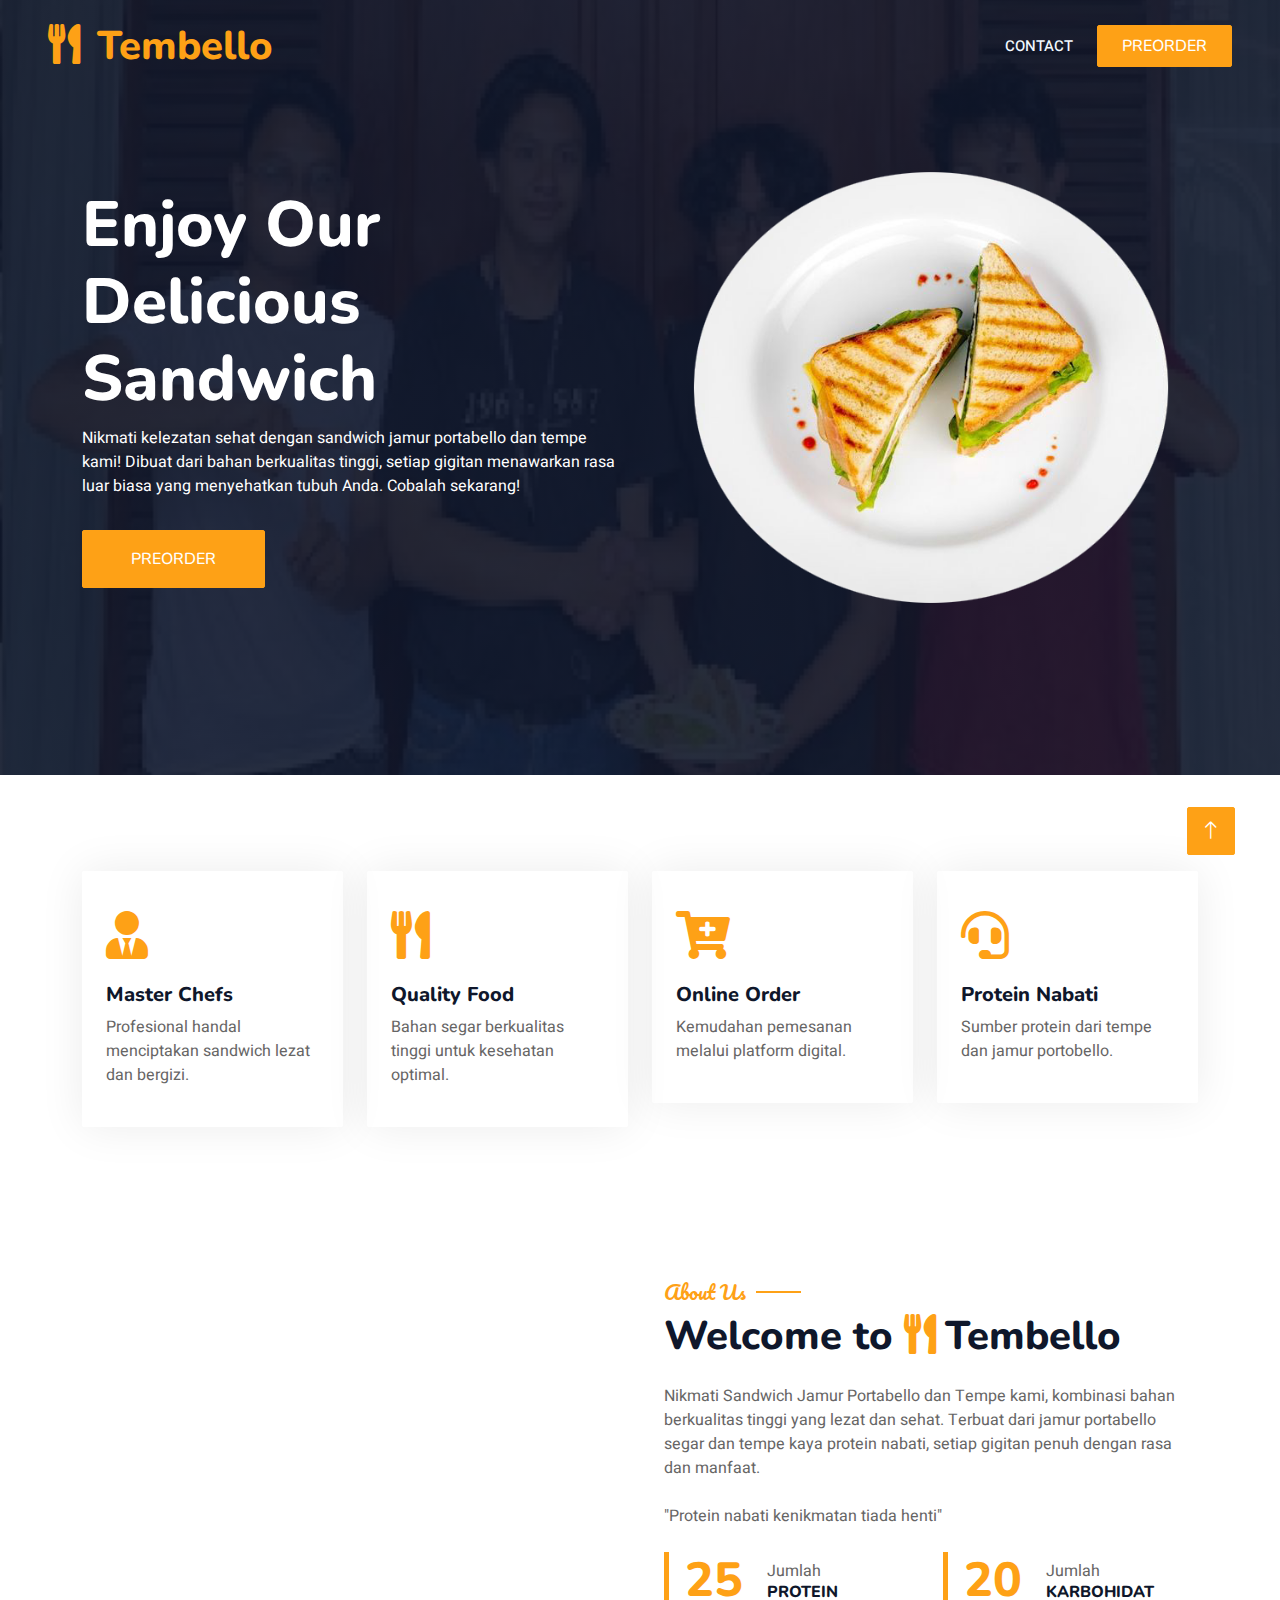
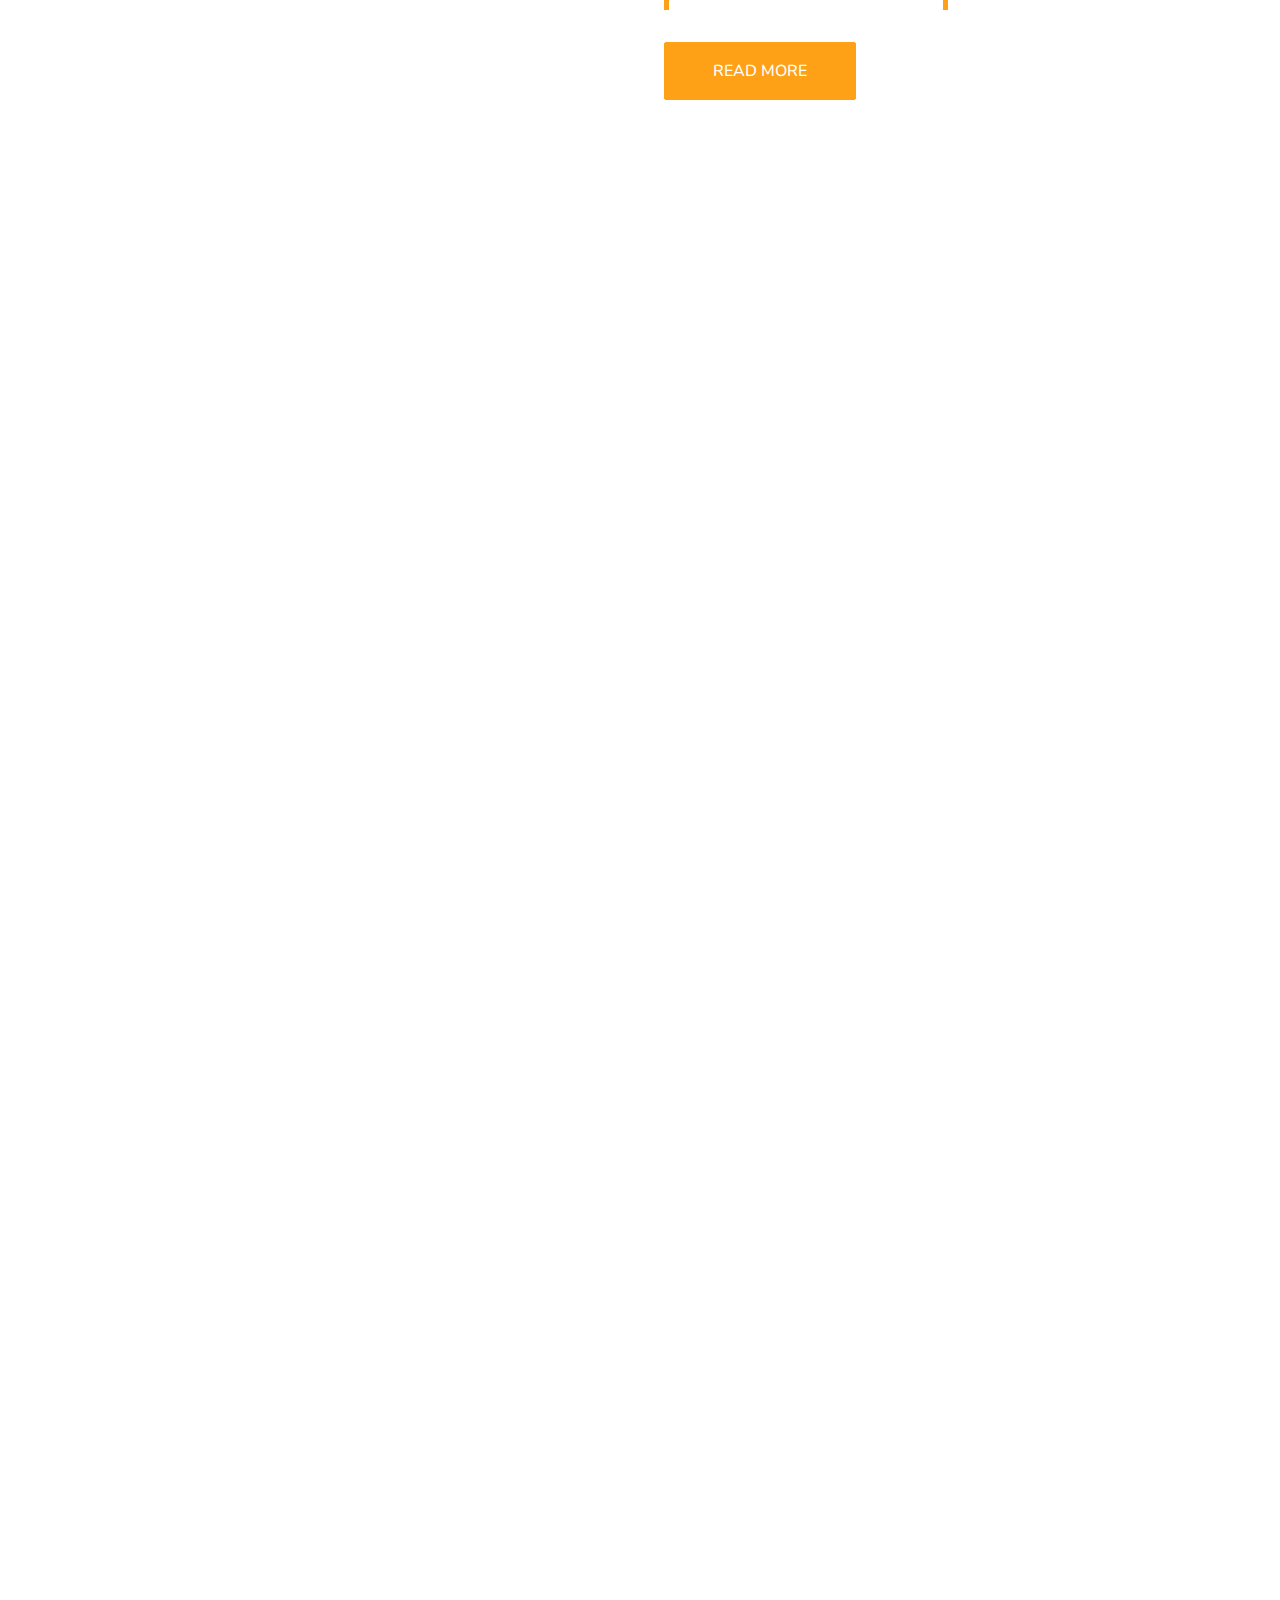
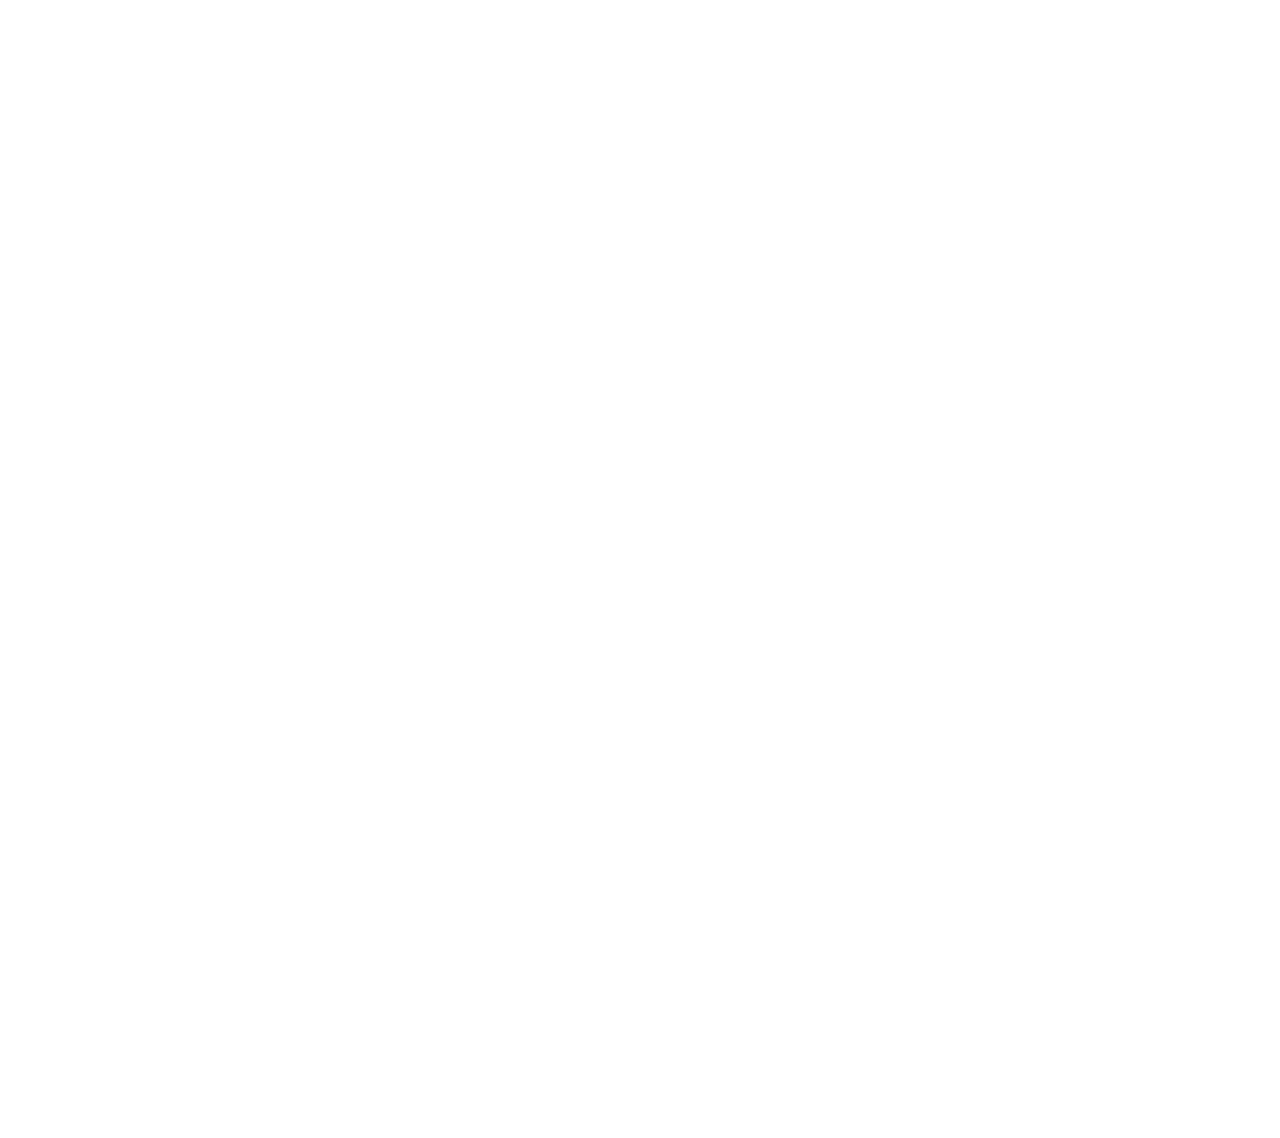
<file: index.html>
<!DOCTYPE html>
<html lang="en">

<head>
    <meta charset="utf-8">
    <title>Aufnesia - Tembello</title>
    <meta content="width=device-width, initial-scale=1.0" name="viewport">
    <meta content="" name="keywords">
    <meta content="" name="description">

    <!-- Favicon -->
    <link href="img/favicon.ico" rel="icon">

    <!-- Google Web Fonts -->
    <link rel="preconnect" href="https://fonts.googleapis.com">
    <link rel="preconnect" href="https://fonts.gstatic.com" crossorigin>
    <link href="https://fonts.googleapis.com/css2?family=Heebo:wght@400;500;600&family=Nunito:wght@600;700;800&family=Pacifico&display=swap" rel="stylesheet">

    <!-- Icon Font Stylesheet -->
    <link href="https://cdnjs.cloudflare.com/ajax/libs/font-awesome/5.10.0/css/all.min.css" rel="stylesheet">
    <link href="https://cdn.jsdelivr.net/npm/bootstrap-icons@1.4.1/font/bootstrap-icons.css" rel="stylesheet">

    <!-- Libraries Stylesheet -->
    <link href="lib/animate/animate.min.css" rel="stylesheet">
    <link href="lib/owlcarousel/assets/owl.carousel.min.css" rel="stylesheet">
    <link href="lib/tempusdominus/css/tempusdominus-bootstrap-4.min.css" rel="stylesheet" />

    <!-- Customized Bootstrap Stylesheet -->
    <link href="css/bootstrap.min.css" rel="stylesheet">

    <!-- Template Stylesheet -->
    <link href="css/style.css" rel="stylesheet">
</head>

<body>
    <div class="container-xxl bg-white p-0">
        <!-- Spinner Start -->
        <div id="spinner" class="show bg-white position-fixed translate-middle w-100 vh-100 top-50 start-50 d-flex align-items-center justify-content-center">
            <div class="spinner-border text-primary" style="width: 3rem; height: 3rem;" role="status">
                <span class="sr-only">Loading...</span>
            </div>
        </div>
        <!-- Spinner End -->


        <!-- Navbar & Hero Start -->
        <div class="container-xxl position-relative p-0">
            <nav class="navbar navbar-expand-lg navbar-dark bg-dark px-4 px-lg-5 py-3 py-lg-0">
                <a href="" class="navbar-brand p-0">
                    <h1 class="text-primary m-0"><i class="fa fa-utensils me-3"></i>Tembello</h1>
                    <!-- <img src="img/logo.png" alt="Logo"> -->
                </a>
                <button class="navbar-toggler" type="button" data-bs-toggle="collapse" data-bs-target="#navbarCollapse">
                    <span class="fa fa-bars"></span>
                </button>
                <div class="collapse navbar-collapse" id="navbarCollapse">
                    <div class="navbar-nav ms-auto py-0 pe-4">
                        <!-- <a href="index.html" class="nav-item nav-link active">Home</a>
                        <a href="about.html" class="nav-item nav-link">About</a>
                        <a href="service.html" class="nav-item nav-link">Service</a>
                        <a href="menu.html" class="nav-item nav-link">Menu</a>
                        <div class="nav-item dropdown">
                            <a href="#" class="nav-link dropdown-toggle" data-bs-toggle="dropdown">Pages</a>
                            <div class="dropdown-menu m-0">
                                <a href="booking.html" class="dropdown-item">Booking</a>
                                <a href="team.html" class="dropdown-item">Our Team</a>
                                <a href="testimonial.html" class="dropdown-item">Testimonial</a>
                            </div>
                        </div> -->
                        <a href="contact.html" class="nav-item nav-link">Contact</a>
                    </div>
                    <a href="https://forms.gle/8XfgGA5S2SbMZb3f6" target="_blank" class="btn btn-primary py-2 px-4">PREORDER</a>
                </div>
            </nav>

            <div class="container-xxl py-5 bg-dark hero-header mb-5">
                <div class="container my-5 py-5">
                    <div class="row align-items-center g-5">
                        <div class="col-lg-6 text-center text-lg-start">
                            <h1 class="display-3 text-white animated slideInLeft">Enjoy Our<br>Delicious Sandwich</h1>
                            <p class="text-white animated slideInLeft mb-4 pb-2">Nikmati kelezatan sehat dengan sandwich jamur portabello dan tempe kami! Dibuat dari bahan berkualitas tinggi, setiap gigitan menawarkan rasa luar biasa yang menyehatkan tubuh Anda. Cobalah sekarang!</p>
                            <a href="https://forms.gle/8XfgGA5S2SbMZb3f6" target="_blank" class="btn btn-primary py-sm-3 px-sm-5 me-3 animated slideInLeft">PREORDER</a>
                        </div>
                        <div class="col-lg-6 text-center text-lg-end overflow-hidden">
                            <img class="img-fluid" src="img/hero.png" alt="">
                        </div>
                    </div>
                </div>
            </div>
        </div>
        <!-- Navbar & Hero End -->


        <!-- Service Start -->
        <div class="container-xxl py-5">
            <div class="container">
                <div class="row g-4">
                    <div class="col-lg-3 col-sm-6 wow fadeInUp" data-wow-delay="0.1s">
                        <div class="service-item rounded pt-3">
                            <div class="p-4">
                                <i class="fa fa-3x fa-user-tie text-primary mb-4"></i>
                                <h5>Master Chefs</h5>
                                <p>Profesional handal menciptakan sandwich lezat dan bergizi.</p>
                            </div>
                        </div>
                    </div>
                    <div class="col-lg-3 col-sm-6 wow fadeInUp" data-wow-delay="0.3s">
                        <div class="service-item rounded pt-3">
                            <div class="p-4">
                                <i class="fa fa-3x fa-utensils text-primary mb-4"></i>
                                <h5>Quality Food</h5>
                                <p>Bahan segar berkualitas tinggi untuk kesehatan optimal.</p>
                            </div>
                        </div>
                    </div>
                    <div class="col-lg-3 col-sm-6 wow fadeInUp" data-wow-delay="0.5s">
                        <div class="service-item rounded pt-3">
                            <div class="p-4">
                                <i class="fa fa-3x fa-cart-plus text-primary mb-4"></i>
                                <h5>Online Order</h5>
                                <p>Kemudahan pemesanan melalui platform digital.</p>
                            </div>
                        </div>
                    </div>
                    <div class="col-lg-3 col-sm-6 wow fadeInUp" data-wow-delay="0.7s">
                        <div class="service-item rounded pt-3">
                            <div class="p-4">
                                <i class="fa fa-3x fa-headset text-primary mb-4"></i>
                                <h5>Protein Nabati</h5>
                                <p> Sumber protein dari tempe dan jamur portobello.</p>
                            </div>
                        </div>
                    </div>
                </div>
            </div>
        </div>
        <!-- Service End -->


        <!-- About Start -->
        <div class="container-xxl py-5">
            <div class="container">
                <div class="row g-5 align-items-center">
                    <div class="col-lg-6">
                        <div class="row g-3">
                            <div class="col-6 text-start">
                                <img class="img-fluid rounded w-100 wow zoomIn" data-wow-delay="0.1s" src="img/about-1.jpg">
                            </div>
                            <div class="col-6 text-start">
                                <img class="img-fluid rounded w-75 wow zoomIn" data-wow-delay="0.3s" src="img/about-2.jpg" style="margin-top: 25%;">
                            </div>
                            <div class="col-6 text-end">
                                <img class="img-fluid rounded w-75 wow zoomIn" data-wow-delay="0.5s" src="img/about-3.jpg">
                            </div>
                            <div class="col-6 text-end">
                                <img class="img-fluid rounded w-100 wow zoomIn" data-wow-delay="0.7s" src="img/about-4.jpg">
                            </div>
                        </div>
                    </div>
                    <div class="col-lg-6">
                        <h5 class="section-title ff-secondary text-start text-primary fw-normal">About Us</h5>
                        <h1 class="mb-4">Welcome to <i class="fa fa-utensils text-primary me-2"></i>Tembello</h1>
                        <p class="mb-4">Nikmati Sandwich Jamur Portabello dan Tempe kami, kombinasi bahan berkualitas tinggi yang lezat dan sehat. Terbuat dari jamur portabello segar dan tempe kaya protein nabati, setiap gigitan penuh dengan rasa dan manfaat.</p>
                        <p class="mb-4">"Protein nabati kenikmatan tiada henti"</p>
                        <div class="row g-4 mb-4">
                            <div class="col-sm-6">
                                <div class="d-flex align-items-center border-start border-5 border-primary px-3">
                                    <h1 class="flex-shrink-0 display-5 text-primary mb-0" data-toggle="counter-up">25</h1>
                                    <div class="ps-4">
                                        <p class="mb-0">Jumlah</p>
                                        <h6 class="text-uppercase mb-0">Protein</h6>
                                    </div>
                                </div>
                            </div>
                            <div class="col-sm-6">
                                <div class="d-flex align-items-center border-start border-5 border-primary px-3">
                                    <h1 class="flex-shrink-0 display-5 text-primary mb-0" data-toggle="counter-up">20</h1>
                                    <div class="ps-4">
                                        <p class="mb-0">Jumlah</p>
                                        <h6 class="text-uppercase mb-0">Karbohidat</h6>
                                    </div>
                                </div>
                            </div>
                        </div>
                        <a class="btn btn-primary py-3 px-5 mt-2" href="">Read More</a>
                    </div>
                </div>
            </div>
        </div>
        <!-- About End -->


        <!-- Menu Start -->
        <div class="container-xxl py-5">
            <div class="container">
                <div class="text-center wow fadeInUp" data-wow-delay="0.1s">
                    <h5 class="section-title ff-secondary text-center text-primary fw-normal">Food Menu</h5>
                    <h1 class="mb-5">Most Popular Items</h1>
                </div>
                <div class="tab-class text-center wow fadeInUp" data-wow-delay="0.1s">
                    <ul class="nav nav-pills d-inline-flex justify-content-center border-bottom mb-5">
                        <!-- <li class="nav-item">
                            <a class="d-flex align-items-center text-start mx-3 ms-0 pb-3 active" data-bs-toggle="pill" href="#tab-1">
                                <i class="fa fa-coffee fa-2x text-primary"></i>
                                <div class="ps-3">
                                    <small class="text-body">Popular</small>
                                    <h6 class="mt-n1 mb-0">Breakfast</h6>
                                </div>
                            </a>
                        </li> -->
                        <li class="nav-item">
                            <a class="d-flex align-items-center text-start mx-3 pb-3" data-bs-toggle="pill" href="#tab-2">
                                <i class="fa fa-hamburger fa-2x text-primary"></i>
                                <div class="ps-3">
                                    <small class="text-body">Special</small>
                                    <h6 class="mt-n1 mb-0">Launch</h6>
                                </div>
                            </a>
                        </li>
                        <li class="nav-item">
                            <a class="d-flex align-items-center text-start mx-3 me-0 pb-3" data-bs-toggle="pill" href="#tab-3">
                                <i class="fa fa-utensils fa-2x text-primary"></i>
                                <div class="ps-3">
                                    <small class="text-body">Lovely</small>
                                    <h6 class="mt-n1 mb-0">Dinner</h6>
                                </div>
                            </a>
                        </li>
                    </ul>
                    <div class="tab-content">
                        <!-- <div id="tab-1" class="tab-pane fade show p-0 active">
                            <div class="row g-4">
                                <div class="col-lg-6">
                                    <div class="d-flex align-items-center">
                                        <img class="flex-shrink-0 img-fluid rounded" src="img/menu-1.jpg" alt="" style="width: 80px;">
                                        <div class="w-100 d-flex flex-column text-start ps-4">
                                            <h5 class="d-flex justify-content-between border-bottom pb-2">
                                                <span>Chicken Burger</span>
                                                <span class="text-primary">$115</span>
                                            </h5>
                                            <small class="fst-italic">Ipsum ipsum clita erat amet dolor justo diam</small>
                                        </div>
                                    </div>
                                </div>
                                <div class="col-lg-6">
                                    <div class="d-flex align-items-center">
                                        <img class="flex-shrink-0 img-fluid rounded" src="img/menu-2.jpg" alt="" style="width: 80px;">
                                        <div class="w-100 d-flex flex-column text-start ps-4">
                                            <h5 class="d-flex justify-content-between border-bottom pb-2">
                                                <span>Chicken Burger</span>
                                                <span class="text-primary">$115</span>
                                            </h5>
                                            <small class="fst-italic">Ipsum ipsum clita erat amet dolor justo diam</small>
                                        </div>
                                    </div>
                                </div>
                                <div class="col-lg-6">
                                    <div class="d-flex align-items-center">
                                        <img class="flex-shrink-0 img-fluid rounded" src="img/menu-3.jpg" alt="" style="width: 80px;">
                                        <div class="w-100 d-flex flex-column text-start ps-4">
                                            <h5 class="d-flex justify-content-between border-bottom pb-2">
                                                <span>Chicken Burger</span>
                                                <span class="text-primary">$115</span>
                                            </h5>
                                            <small class="fst-italic">Ipsum ipsum clita erat amet dolor justo diam</small>
                                        </div>
                                    </div>
                                </div>
                                <div class="col-lg-6">
                                    <div class="d-flex align-items-center">
                                        <img class="flex-shrink-0 img-fluid rounded" src="img/menu-4.jpg" alt="" style="width: 80px;">
                                        <div class="w-100 d-flex flex-column text-start ps-4">
                                            <h5 class="d-flex justify-content-between border-bottom pb-2">
                                                <span>Chicken Burger</span>
                                                <span class="text-primary">$115</span>
                                            </h5>
                                            <small class="fst-italic">Ipsum ipsum clita erat amet dolor justo diam</small>
                                        </div>
                                    </div>
                                </div>
                                <div class="col-lg-6">
                                    <div class="d-flex align-items-center">
                                        <img class="flex-shrink-0 img-fluid rounded" src="img/menu-5.jpg" alt="" style="width: 80px;">
                                        <div class="w-100 d-flex flex-column text-start ps-4">
                                            <h5 class="d-flex justify-content-between border-bottom pb-2">
                                                <span>Chicken Burger</span>
                                                <span class="text-primary">$115</span>
                                            </h5>
                                            <small class="fst-italic">Ipsum ipsum clita erat amet dolor justo diam</small>
                                        </div>
                                    </div>
                                </div>
                                <div class="col-lg-6">
                                    <div class="d-flex align-items-center">
                                        <img class="flex-shrink-0 img-fluid rounded" src="img/menu-6.jpg" alt="" style="width: 80px;">
                                        <div class="w-100 d-flex flex-column text-start ps-4">
                                            <h5 class="d-flex justify-content-between border-bottom pb-2">
                                                <span>Chicken Burger</span>
                                                <span class="text-primary">$115</span>
                                            </h5>
                                            <small class="fst-italic">Ipsum ipsum clita erat amet dolor justo diam</small>
                                        </div>
                                    </div>
                                </div>
                                <div class="col-lg-6">
                                    <div class="d-flex align-items-center">
                                        <img class="flex-shrink-0 img-fluid rounded" src="img/menu-7.jpg" alt="" style="width: 80px;">
                                        <div class="w-100 d-flex flex-column text-start ps-4">
                                            <h5 class="d-flex justify-content-between border-bottom pb-2">
                                                <span>Chicken Burger</span>
                                                <span class="text-primary">$115</span>
                                            </h5>
                                            <small class="fst-italic">Ipsum ipsum clita erat amet dolor justo diam</small>
                                        </div>
                                    </div>
                                </div>
                                <div class="col-lg-6">
                                    <div class="d-flex align-items-center">
                                        <img class="flex-shrink-0 img-fluid rounded" src="img/menu-8.jpg" alt="" style="width: 80px;">
                                        <div class="w-100 d-flex flex-column text-start ps-4">
                                            <h5 class="d-flex justify-content-between border-bottom pb-2">
                                                <span>Chicken Burger</span>
                                                <span class="text-primary">$115</span>
                                            </h5>
                                            <small class="fst-italic">Ipsum ipsum clita erat amet dolor justo diam</small>
                                        </div>
                                    </div>
                                </div>
                            </div>
                        </div> -->
                        <div id="tab-2" class="tab-pane fade show p-0 active" >
                            <div class="row g-4">
                                <div class="col-lg-6">
                                    <div class="d-flex align-items-center">
                                        <img class="flex-shrink-0 img-fluid rounded" src="img/menu-1.jpg" alt="" style="width: 80px;">
                                        <div class="w-100 d-flex flex-column text-start ps-4">
                                            <h5 class="d-flex justify-content-between border-bottom pb-2">
                                                <span>Sandwich Klasik</span>
                                                <span class="text-primary">Rp. 7,000</span>
                                            </h5>
                                            <small class="fst-italic">Menu pemula untuk para pemula dengan isian tempe</small>
                                        </div>
                                    </div>
                                </div>
                                <div class="col-lg-6">
                                    <div class="d-flex align-items-center">
                                        <img class="flex-shrink-0 img-fluid rounded" src="img/menu-2.jpg" alt="" style="width: 80px;">
                                        <div class="w-100 d-flex flex-column text-start ps-4">
                                            <h5 class="d-flex justify-content-between border-bottom pb-2">
                                                <span>Sandwich basik</span>
                                                <span class="text-primary">Rp. 13,000</span>
                                            </h5>
                                            <small class="fst-italic">Sandwich dengan citra rasa jamur portabello berkualitas tinggi</small>
                                        </div>
                                    </div>
                                </div>
                                <div class="col-lg-6">
                                    <div class="d-flex align-items-center">
                                        <img class="flex-shrink-0 img-fluid rounded" src="img/menu-3.jpg" alt="" style="width: 80px;">
                                        <div class="w-100 d-flex flex-column text-start ps-4">
                                            <h5 class="d-flex justify-content-between border-bottom pb-2">
                                                <span>Sandwich Asik</span>
                                                <span class="text-primary">Rp. 15,000</span>
                                            </h5>
                                            <small class="fst-italic">Sandwich isian Patty Jamur Portobello + Tempe</small>
                                        </div>
                                    </div>
                                </div>
                                <div class="col-lg-6">
                                    <div class="d-flex align-items-center">
                                        <img class="flex-shrink-0 img-fluid rounded" src="img/menu-4.jpg" alt="" style="width: 80px;">
                                        <div class="w-100 d-flex flex-column text-start ps-4">
                                            <h5 class="d-flex justify-content-between border-bottom pb-2">
                                                <span>Sandwich Fantastik</span>
                                                <span class="text-primary">Rp. 25,000</span>
                                            </h5>
                                            <small class="fst-italic">Sandwich dengan double Patty Jamur Portobello + Tempe, jamin kenyang coyyy</small>
                                        </div>
                                    </div>
                                </div>
                                <!-- <div class="col-lg-6">
                                    <div class="d-flex align-items-center">
                                        <img class="flex-shrink-0 img-fluid rounded" src="img/menu-3.jpg" alt="" style="width: 80px;">
                                        <div class="w-100 d-flex flex-column text-start ps-4">
                                            <h5 class="d-flex justify-content-between border-bottom pb-2">
                                                <span>Chicken Burger</span>
                                                <span class="text-primary">$115</span>
                                            </h5>
                                            <small class="fst-italic">Ipsum ipsum clita erat amet dolor justo diam</small>
                                        </div>
                                    </div>
                                </div>
                                <div class="col-lg-6">
                                    <div class="d-flex align-items-center">
                                        <img class="flex-shrink-0 img-fluid rounded" src="img/menu-4.jpg" alt="" style="width: 80px;">
                                        <div class="w-100 d-flex flex-column text-start ps-4">
                                            <h5 class="d-flex justify-content-between border-bottom pb-2">
                                                <span>Chicken Burger</span>
                                                <span class="text-primary">$115</span>
                                            </h5>
                                            <small class="fst-italic">Ipsum ipsum clita erat amet dolor justo diam</small>
                                        </div>
                                    </div>
                                </div>
                                <div class="col-lg-6">
                                    <div class="d-flex align-items-center">
                                        <img class="flex-shrink-0 img-fluid rounded" src="img/menu-5.jpg" alt="" style="width: 80px;">
                                        <div class="w-100 d-flex flex-column text-start ps-4">
                                            <h5 class="d-flex justify-content-between border-bottom pb-2">
                                                <span>Chicken Burger</span>
                                                <span class="text-primary">$115</span>
                                            </h5>
                                            <small class="fst-italic">Ipsum ipsum clita erat amet dolor justo diam</small>
                                        </div>
                                    </div>
                                </div>
                                <div class="col-lg-6">
                                    <div class="d-flex align-items-center">
                                        <img class="flex-shrink-0 img-fluid rounded" src="img/menu-6.jpg" alt="" style="width: 80px;">
                                        <div class="w-100 d-flex flex-column text-start ps-4">
                                            <h5 class="d-flex justify-content-between border-bottom pb-2">
                                                <span>Chicken Burger</span>
                                                <span class="text-primary">$115</span>
                                            </h5>
                                            <small class="fst-italic">Ipsum ipsum clita erat amet dolor justo diam</small>
                                        </div>
                                    </div>
                                </div>
                                <div class="col-lg-6">
                                    <div class="d-flex align-items-center">
                                        <img class="flex-shrink-0 img-fluid rounded" src="img/menu-7.jpg" alt="" style="width: 80px;">
                                        <div class="w-100 d-flex flex-column text-start ps-4">
                                            <h5 class="d-flex justify-content-between border-bottom pb-2">
                                                <span>Chicken Burger</span>
                                                <span class="text-primary">$115</span>
                                            </h5>
                                            <small class="fst-italic">Ipsum ipsum clita erat amet dolor justo diam</small>
                                        </div>
                                    </div>
                                </div>
                                <div class="col-lg-6">
                                    <div class="d-flex align-items-center">
                                        <img class="flex-shrink-0 img-fluid rounded" src="img/menu-8.jpg" alt="" style="width: 80px;">
                                        <div class="w-100 d-flex flex-column text-start ps-4">
                                            <h5 class="d-flex justify-content-between border-bottom pb-2">
                                                <span>Chicken Burger</span>
                                                <span class="text-primary">$115</span>
                                            </h5>
                                            <small class="fst-italic">Ipsum ipsum clita erat amet dolor justo diam</small>
                                        </div>
                                    </div>
                                </div> -->
                            </div>
                        </div>
                        <div id="tab-3" class="tab-pane fade show p-0">
                            <div class="row g-4">
                                <div class="col-lg-6">
                                    <div class="d-flex align-items-center">
                                        <img class="flex-shrink-0 img-fluid rounded" src="img/menu-1.jpg" alt="" style="width: 80px;">
                                        <div class="w-100 d-flex flex-column text-start ps-4">
                                            <h5 class="d-flex justify-content-between border-bottom pb-2">
                                                <span>Chicken Burger</span>
                                                <span class="text-primary">Rp. 5,000</span>
                                            </h5>
                                            <small class="fst-italic">Ipsum ipsum clita erat amet dolor justo diam</small>
                                        </div>
                                    </div>
                                </div>
                                <div class="col-lg-6">
                                    <div class="d-flex align-items-center">
                                        <img class="flex-shrink-0 img-fluid rounded" src="img/menu-2.jpg" alt="" style="width: 80px;">
                                        <div class="w-100 d-flex flex-column text-start ps-4">
                                            <h5 class="d-flex justify-content-between border-bottom pb-2">
                                                <span>Chicken Burger</span>
                                                <span class="text-primary">Rp. 5,000</span>
                                            </h5>
                                            <small class="fst-italic">Ipsum ipsum clita erat amet dolor justo diam</small>
                                        </div>
                                    </div>
                                </div>
                                <!-- <div class="col-lg-6">
                                    <div class="d-flex align-items-center">
                                        <img class="flex-shrink-0 img-fluid rounded" src="img/menu-3.jpg" alt="" style="width: 80px;">
                                        <div class="w-100 d-flex flex-column text-start ps-4">
                                            <h5 class="d-flex justify-content-between border-bottom pb-2">
                                                <span>Chicken Burger</span>
                                                <span class="text-primary">$115</span>
                                            </h5>
                                            <small class="fst-italic">Ipsum ipsum clita erat amet dolor justo diam</small>
                                        </div>
                                    </div>
                                </div>
                                <div class="col-lg-6">
                                    <div class="d-flex align-items-center">
                                        <img class="flex-shrink-0 img-fluid rounded" src="img/menu-4.jpg" alt="" style="width: 80px;">
                                        <div class="w-100 d-flex flex-column text-start ps-4">
                                            <h5 class="d-flex justify-content-between border-bottom pb-2">
                                                <span>Chicken Burger</span>
                                                <span class="text-primary">$115</span>
                                            </h5>
                                            <small class="fst-italic">Ipsum ipsum clita erat amet dolor justo diam</small>
                                        </div>
                                    </div>
                                </div>
                                <div class="col-lg-6">
                                    <div class="d-flex align-items-center">
                                        <img class="flex-shrink-0 img-fluid rounded" src="img/menu-5.jpg" alt="" style="width: 80px;">
                                        <div class="w-100 d-flex flex-column text-start ps-4">
                                            <h5 class="d-flex justify-content-between border-bottom pb-2">
                                                <span>Chicken Burger</span>
                                                <span class="text-primary">$115</span>
                                            </h5>
                                            <small class="fst-italic">Ipsum ipsum clita erat amet dolor justo diam</small>
                                        </div>
                                    </div>
                                </div>
                                <div class="col-lg-6">
                                    <div class="d-flex align-items-center">
                                        <img class="flex-shrink-0 img-fluid rounded" src="img/menu-6.jpg" alt="" style="width: 80px;">
                                        <div class="w-100 d-flex flex-column text-start ps-4">
                                            <h5 class="d-flex justify-content-between border-bottom pb-2">
                                                <span>Chicken Burger</span>
                                                <span class="text-primary">$115</span>
                                            </h5>
                                            <small class="fst-italic">Ipsum ipsum clita erat amet dolor justo diam</small>
                                        </div>
                                    </div>
                                </div>
                                <div class="col-lg-6">
                                    <div class="d-flex align-items-center">
                                        <img class="flex-shrink-0 img-fluid rounded" src="img/menu-7.jpg" alt="" style="width: 80px;">
                                        <div class="w-100 d-flex flex-column text-start ps-4">
                                            <h5 class="d-flex justify-content-between border-bottom pb-2">
                                                <span>Chicken Burger</span>
                                                <span class="text-primary">$115</span>
                                            </h5>
                                            <small class="fst-italic">Ipsum ipsum clita erat amet dolor justo diam</small>
                                        </div>
                                    </div>
                                </div>
                                <div class="col-lg-6">
                                    <div class="d-flex align-items-center">
                                        <img class="flex-shrink-0 img-fluid rounded" src="img/menu-8.jpg" alt="" style="width: 80px;">
                                        <div class="w-100 d-flex flex-column text-start ps-4">
                                            <h5 class="d-flex justify-content-between border-bottom pb-2">
                                                <span>Chicken Burger</span>
                                                <span class="text-primary">$115</span>
                                            </h5>
                                            <small class="fst-italic">Ipsum ipsum clita erat amet dolor justo diam</small>
                                        </div>
                                    </div>
                                </div> -->
                            </div>
                        </div>
                    </div>
                </div>
            </div>
        </div>
        <!-- Menu End -->


        <!-- Reservation Start -->
        <div class="container-xxl py-5 px-0 wow fadeInUp" data-wow-delay="0.1s">
            <div class="row g-0">
                <div class="col-md-6">
                    <div class="video">
                        <button type="button" class="btn-play" data-bs-toggle="modal" data-src="https://drive.google.com/file/d/1p-kCp8qGOq0dlpYToQC2DGj4kEyBsY6z/view?usp=sharing" data-bs-target="#videoModal">
                            <span></span>
                        </button>
                    </div>
                </div>
                <div class="col-md-6 bg-dark d-flex align-items-center">
                    <div class="p-5 wow fadeInUp" data-wow-delay="0.2s">
                        <h5 class="section-title ff-secondary text-start text-primary fw-normal">Reservation</h5>
                        <h1 class="text-white mb-4">Contact Me Online</h1>
                        <div class="d-flex pt-2">
                            <a class="btn btn-outline-light btn-social" href="https://www.instagram.com/tembello_/"><i class="fab fa-instagram"></i></a>
                            <!-- <a class="btn btn-outline-light btn-social" href=""><i class="fab fa-facebook-f"></i></a> -->
                            <a class="btn btn-outline-light btn-social" href="https://chat.whatsapp.com/FQoop4SrtGPJEMmt1Ovx6Z"><i class="fab fa-whatsapp"></i></a>
                            <a class="btn btn-outline-light btn-social" href="https://www.tiktok.com/@tembello_"><i class="fab fa-music"></i></a>
                        </div>
                        <!-- <form>
                            <div class="row g-3">
                                <div class="col-md-6">
                                    <div class="form-floating">
                                        <input type="text" class="form-control" id="name" placeholder="Your Name">
                                        <label for="name">Your Name</label>
                                    </div>
                                </div>
                                <div class="col-md-6">
                                    <div class="form-floating">
                                        <input type="email" class="form-control" id="email" placeholder="Your Email">
                                        <label for="email">Your Email</label>
                                    </div>
                                </div>
                                <div class="col-md-6">
                                    <div class="form-floating date" id="date3" data-target-input="nearest">
                                        <input type="text" class="form-control datetimepicker-input" id="datetime" placeholder="Date & Time" data-target="#date3" data-toggle="datetimepicker" />
                                        <label for="datetime">Date & Time</label>
                                    </div>
                                </div>
                                <div class="col-md-6">
                                    <div class="form-floating">
                                        <select class="form-select" id="select1">
                                          <option value="1">People 1</option>
                                          <option value="2">People 2</option>
                                          <option value="3">People 3</option>
                                        </select>
                                        <label for="select1">No Of People</label>
                                      </div>
                                </div>
                                <div class="col-12">
                                    <div class="form-floating">
                                        <textarea class="form-control" placeholder="Special Request" id="message" style="height: 100px"></textarea>
                                        <label for="message">Special Request</label>
                                    </div>
                                </div>
                                <div class="col-12">
                                    <button class="btn btn-primary w-100 py-3" type="submit">Book Now</button>
                                </div>
                            </div>
                        </form> -->
                    </div>
                </div>
            </div>
        </div>

        <div class="modal fade" id="videoModal" tabindex="-1" aria-labelledby="exampleModalLabel" aria-hidden="true">
            <div class="modal-dialog">
                <div class="modal-content rounded-0">
                    <div class="modal-header">
                        <h5 class="modal-title" id="exampleModalLabel">Tembello Video</h5>
                        <button type="button" class="btn-close" data-bs-dismiss="modal" aria-label="Close"></button>
                    </div>
                    <div class="modal-body">
                        <!-- 16:9 aspect ratio -->
                        <div class="ratio ratio-16x9">
                            <iframe class="embed-responsive-item" src="" id="video" allowfullscreen allowscriptaccess="always"
                                allow="autoplay"></iframe>
                        </div>
                    </div>
                </div>
            </div>
        </div>
        <!-- Reservation Start -->


        <!-- Team Start -->
        <div class="container-xxl pt-5 pb-3">
            <div class="container">
                <div class="text-center wow fadeInUp" data-wow-delay="0.1s">
                    <h5 class="section-title ff-secondary text-center text-primary fw-normal">Team Members</h5>
                    <h1 class="mb-5">Our Master Chefs</h1>
                </div>
                <div class="row g-4">
                    <div class="col-lg-3 col-md-6 wow fadeInUp" data-wow-delay="0.1s">
                        <div class="team-item text-center rounded overflow-hidden">
                            <div class="rounded-circle overflow-hidden m-4">
                                <img class="img-fluid" src="img/team-1.jpg" alt="">
                            </div>
                            <h5 class="mb-0">Tegar Ardiyansyah</h5>
                            <small>COO</small>
                            <div class="d-flex justify-content-center mt-3">
                                <a class="btn btn-square btn-primary mx-1" href=""><i class="fab fa-facebook-f"></i></a>
                                <a class="btn btn-square btn-primary mx-1" href=""><i class="fab fa-twitter"></i></a>
                                <a class="btn btn-square btn-primary mx-1" href=""><i class="fab fa-instagram"></i></a>
                            </div>
                        </div>
                    </div>
                    <div class="col-lg-3 col-md-6 wow fadeInUp" data-wow-delay="0.3s">
                        <div class="team-item text-center rounded overflow-hidden">
                            <div class="rounded-circle overflow-hidden m-4">
                                <img class="img-fluid" src="img/team-2.jpg" alt="">
                            </div>
                            <h5 class="mb-0">Imamudin Al fathir</h5>
                            <small>CMO</small>
                            <div class="d-flex justify-content-center mt-3">
                                <a class="btn btn-square btn-primary mx-1" href=""><i class="fab fa-facebook-f"></i></a>
                                <a class="btn btn-square btn-primary mx-1" href=""><i class="fab fa-twitter"></i></a>
                                <a class="btn btn-square btn-primary mx-1" href=""><i class="fab fa-instagram"></i></a>
                            </div>
                        </div>
                    </div>
                    <div class="col-lg-3 col-md-6 wow fadeInUp" data-wow-delay="0.5s">
                        <div class="team-item text-center rounded overflow-hidden">
                            <div class="rounded-circle overflow-hidden m-4">
                                <img class="img-fluid" src="img/team-3.jpg" alt="">
                            </div>
                            <h5 class="mb-0">M Ridhwan Hanafi</h5>
                            <small>CFO</small>
                            <div class="d-flex justify-content-center mt-3">
                                <a class="btn btn-square btn-primary mx-1" href=""><i class="fab fa-facebook-f"></i></a>
                                <a class="btn btn-square btn-primary mx-1" href=""><i class="fab fa-twitter"></i></a>
                                <a class="btn btn-square btn-primary mx-1" href=""><i class="fab fa-instagram"></i></a>
                            </div>
                        </div>
                    </div>
                    <div class="col-lg-3 col-md-6 wow fadeInUp" data-wow-delay="0.7s">
                        <div class="team-item text-center rounded overflow-hidden">
                            <div class="rounded-circle overflow-hidden m-4">
                                <img class="img-fluid" src="img/team-4.jpg" alt="">
                            </div>
                            <h5 class="mb-0">Muhammad Fikri Fadhilah</h5>
                            <small>Executive Cheff</small>
                            <div class="d-flex justify-content-center mt-3">
                                <a class="btn btn-square btn-primary mx-1" href=""><i class="fab fa-facebook-f"></i></a>
                                <a class="btn btn-square btn-primary mx-1" href=""><i class="fab fa-twitter"></i></a>
                                <a class="btn btn-square btn-primary mx-1" href=""><i class="fab fa-instagram"></i></a>
                            </div>
                        </div>
                    </div>
                </div>
            </div>
        </div>
        <!-- Team End -->


        <!-- Testimonial Start -->
        <div class="container-xxl py-5 wow fadeInUp" data-wow-delay="0.1s">
            <div class="container">
                <div class="text-center">
                    <h5 class="section-title ff-secondary text-center text-primary fw-normal">Testimonial</h5>
                    <h1 class="mb-5">Our Clients Say!!!</h1>
                </div>
                <div class="owl-carousel testimonial-carousel">
                    <div class="testimonial-item bg-transparent border rounded p-4">
                        <i class="fa fa-quote-left fa-2x text-primary mb-3"></i>
                        <p>Enak banget coyyyyyyy, makanan terlezat yang pernah gua makan</p>
                        <div class="d-flex align-items-center">
                            <img class="img-fluid flex-shrink-0 rounded-circle" src="img/testimonial-1.jpg" style="width: 50px; height: 50px;">
                            <div class="ps-3">
                                <h5 class="mb-1">Ilham</h5>
                                <small>Mahasiswa</small>
                            </div>
                        </div>
                    </div>
                    <div class="testimonial-item bg-transparent border rounded p-4">
                        <i class="fa fa-quote-left fa-2x text-primary mb-3"></i>
                        <p>ini kalau dimakan bisa kenyang sebulan kayaknya mah</p>
                        <div class="d-flex align-items-center">
                            <img class="img-fluid flex-shrink-0 rounded-circle" src="img/testimonial-2.jpg" style="width: 50px; height: 50px;">
                            <div class="ps-3">
                                <h5 class="mb-1">Indra</h5>
                                <small>Mahasiswa</small>
                            </div>
                        </div>
                    </div>
                    <div class="testimonial-item bg-transparent border rounded p-4">
                        <i class="fa fa-quote-left fa-2x text-primary mb-3"></i>
                        <p>Komposisi bahannya berkualitas, dan saya juga suka rasanya</p>
                        <div class="d-flex align-items-center">
                            <img class="img-fluid flex-shrink-0 rounded-circle" src="img/testimonial-3.jpg" style="width: 50px; height: 50px;">
                            <div class="ps-3">
                                <h5 class="mb-1">Pak Bambang</h5>
                                <small>Dosen</small>
                            </div>
                        </div>
                    </div>
                    <div class="testimonial-item bg-transparent border rounded p-4">
                        <i class="fa fa-quote-left fa-2x text-primary mb-3"></i>
                        <p>Enak saya suka, menurut saya sih cukup ya..</p>
                        <div class="d-flex align-items-center">
                            <img class="img-fluid flex-shrink-0 rounded-circle" src="img/testimonial-4.jpg" style="width: 50px; height: 50px;">
                            <div class="ps-3">
                                <h5 class="mb-1">Pak Firman</h5>
                                <small>Dosen</small>
                            </div>
                        </div>
                    </div>
                </div>
            </div>
        </div>
        <!-- Testimonial End -->
        

        <!-- Footer Start -->
        <div class="container-fluid bg-dark text-light footer pt-5 mt-5 wow fadeIn" data-wow-delay="0.1s">
            <div class="container py-5">
                <div class="row g-5">
                    <!-- <div class="col-lg-4 col-md-6">
                        <h4 class="section-title ff-secondary text-start text-primary fw-normal mb-4">Company</h4>
                        <a class="btn btn-link" href="">About Us</a>
                        <a class="btn btn-link" href="">Contact Us</a>
                        <a class="btn btn-link" href="">Reservation</a>
                        <a class="btn btn-link" href="">Privacy Policy</a>
                        <a class="btn btn-link" href="">Terms & Condition</a>
                    </div> -->
                    <div class="col-lg-6 col-md-6">
                        <h4 class="section-title ff-secondary text-start text-primary fw-normal mb-4">Contact</h4>
                        <p class="mb-2"><i class="fa fa-map-marker-alt me-3"></i>Ciputat, Tangerang Selatan</p>
                        <p class="mb-2"><i class="fa fa-phone-alt me-3"></i>0812-9248-7493</p>
                        <p class="mb-2"><i class="fa fa-list me-3"></i>Tembello X Aufnesia</p>
                        <div class="d-flex pt-2">
                            <a class="btn btn-outline-light btn-social" href="https://www.instagram.com/tembello_/"><i class="fab fa-instagram"></i></a>
                            <a class="btn btn-outline-light btn-social" href="https://chat.whatsapp.com/FQoop4SrtGPJEMmt1Ovx6Z"><i class="fab fa-whatsapp"></i></a>
                            <a class="btn btn-outline-light btn-social" href="https://www.tiktok.com/@tembello_"><i class="fab fa-music"></i></a>
                            <!-- <a class="btn btn-outline-light btn-social" href=""><i class="fab fa-linkedin-in"></i></a> -->
                        </div>
                    </div>
                    <div class="col-lg-6 col-md-6">
                        <h4 class="section-title ff-secondary text-start text-primary fw-normal mb-4">Opening</h4>
                        <h5 class="text-light fw-normal">Monday - Saturday</h5>
                        <p>07 AM - 09 PM</p>
                        <h5 class="text-light fw-normal">Sunday</h5>
                        <p>08 AM - 08 PM</p>
                    </div>
                    <!-- <div class="col-lg-3 col-md-6">
                        <h4 class="section-title ff-secondary text-start text-primary fw-normal mb-4">Newsletter</h4>
                        <p>Dolor amet sit justo amet elitr clita ipsum elitr est.</p>
                        <div class="position-relative mx-auto" style="max-width: 400px;">
                            <input class="form-control border-primary w-100 py-3 ps-4 pe-5" type="text" placeholder="Your email">
                            <button type="button" class="btn btn-primary py-2 position-absolute top-0 end-0 mt-2 me-2">SignUp</button>
                        </div>
                    </div> -->
                </div>
            </div>
            <!-- <div class="container">
                <div class="copyright">
                    <div class="row">
                        <div class="col-md-6 text-center text-md-start mb-3 mb-md-0">
                            &copy; <a class="border-bottom" href="#">Your Site Name</a>, All Right Reserved. 
							
							/*** This template is free as long as you keep the footer author’s credit link/attribution link/backlink. If you'd like to use the template without the footer author’s credit link/attribution link/backlink, you can purchase the Credit Removal License from "https://htmlcodex.com/credit-removal". Thank you for your support. ***/
							Designed By <a class="border-bottom" href="https://htmlcodex.com">HTML Codex</a><br><br>
                            Distributed By <a class="border-bottom" href="https://themewagon.com" target="_blank">ThemeWagon</a>
                        </div>
                        <div class="col-md-6 text-center text-md-end">
                            <div class="footer-menu">
                                <a href="">Home</a>
                                <a href="">Cookies</a>
                                <a href="">Help</a>
                                <a href="">FQAs</a>
                            </div>
                        </div>
                    </div>
                </div>
            </div> -->
        </div>
        <!-- Footer End -->


        <!-- Back to Top -->
        <a href="#" class="btn btn-lg btn-primary btn-lg-square back-to-top"><i class="bi bi-arrow-up"></i></a>
    </div>

    <!-- JavaScript Libraries -->
    <script src="https://code.jquery.com/jquery-3.4.1.min.js"></script>
    <script src="https://cdn.jsdelivr.net/npm/bootstrap@5.0.0/dist/js/bootstrap.bundle.min.js"></script>
    <script src="lib/wow/wow.min.js"></script>
    <script src="lib/easing/easing.min.js"></script>
    <script src="lib/waypoints/waypoints.min.js"></script>
    <script src="lib/counterup/counterup.min.js"></script>
    <script src="lib/owlcarousel/owl.carousel.min.js"></script>
    <script src="lib/tempusdominus/js/moment.min.js"></script>
    <script src="lib/tempusdominus/js/moment-timezone.min.js"></script>
    <script src="lib/tempusdominus/js/tempusdominus-bootstrap-4.min.js"></script>

    <!-- Template Javascript -->
    <script src="js/main.js"></script>
</body>

</html>
</file>
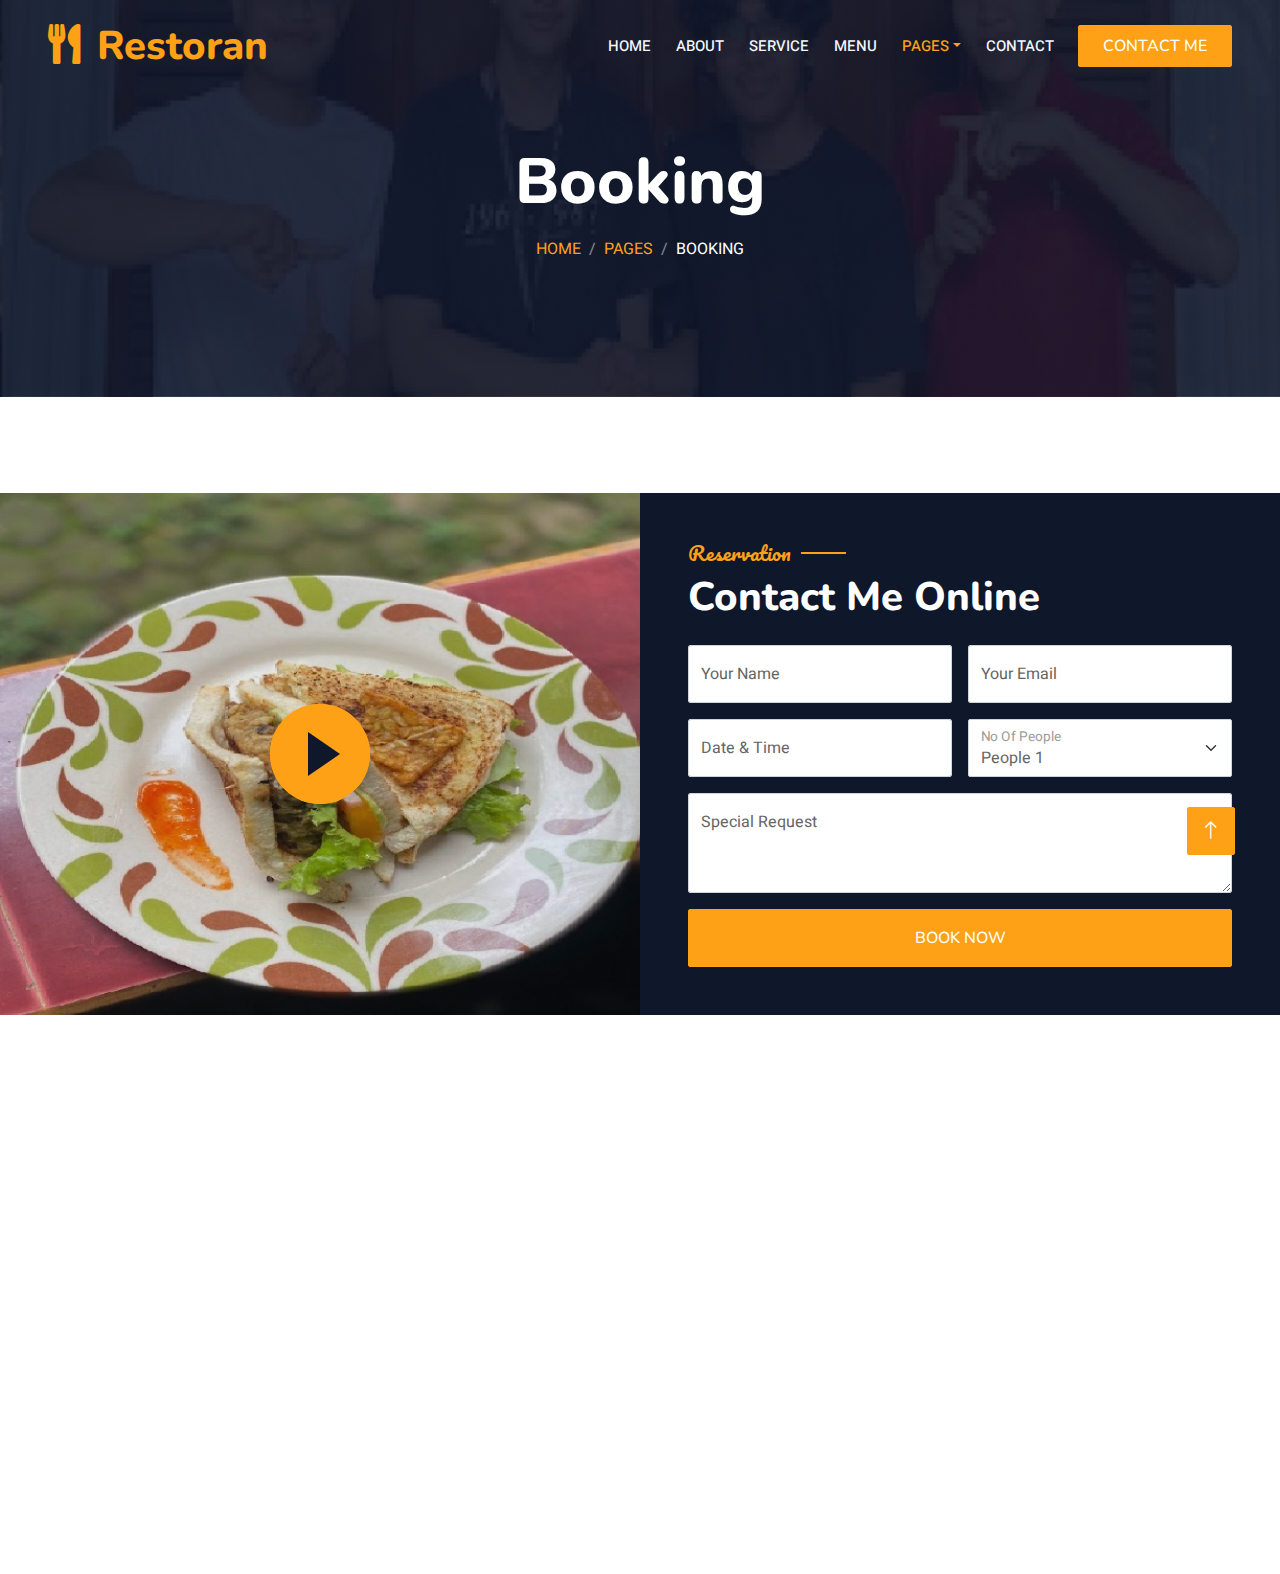
<file: booking.html>
<!DOCTYPE html>
<html lang="en">

<head>
    <meta charset="utf-8">
    <title>Restoran - Bootstrap Restaurant Template</title>
    <meta content="width=device-width, initial-scale=1.0" name="viewport">
    <meta content="" name="keywords">
    <meta content="" name="description">

    <!-- Favicon -->
    <link href="img/favicon.ico" rel="icon">

    <!-- Google Web Fonts -->
    <link rel="preconnect" href="https://fonts.googleapis.com">
    <link rel="preconnect" href="https://fonts.gstatic.com" crossorigin>
    <link href="https://fonts.googleapis.com/css2?family=Heebo:wght@400;500;600&family=Nunito:wght@600;700;800&family=Pacifico&display=swap" rel="stylesheet">

    <!-- Icon Font Stylesheet -->
    <link href="https://cdnjs.cloudflare.com/ajax/libs/font-awesome/5.10.0/css/all.min.css" rel="stylesheet">
    <link href="https://cdn.jsdelivr.net/npm/bootstrap-icons@1.4.1/font/bootstrap-icons.css" rel="stylesheet">

    <!-- Libraries Stylesheet -->
    <link href="lib/animate/animate.min.css" rel="stylesheet">
    <link href="lib/owlcarousel/assets/owl.carousel.min.css" rel="stylesheet">
    <link href="lib/tempusdominus/css/tempusdominus-bootstrap-4.min.css" rel="stylesheet" />

    <!-- Customized Bootstrap Stylesheet -->
    <link href="css/bootstrap.min.css" rel="stylesheet">

    <!-- Template Stylesheet -->
    <link href="css/style.css" rel="stylesheet">
</head>

<body>
    <div class="container-xxl bg-white p-0">
        <!-- Spinner Start -->
        <div id="spinner" class="show bg-white position-fixed translate-middle w-100 vh-100 top-50 start-50 d-flex align-items-center justify-content-center">
            <div class="spinner-border text-primary" style="width: 3rem; height: 3rem;" role="status">
                <span class="sr-only">Loading...</span>
            </div>
        </div>
        <!-- Spinner End -->


        <!-- Navbar & Hero Start -->
        <div class="container-xxl position-relative p-0">
            <nav class="navbar navbar-expand-lg navbar-dark bg-dark px-4 px-lg-5 py-3 py-lg-0">
                <a href="" class="navbar-brand p-0">
                    <h1 class="text-primary m-0"><i class="fa fa-utensils me-3"></i>Restoran</h1>
                    <!-- <img src="img/logo.png" alt="Logo"> -->
                </a>
                <button class="navbar-toggler" type="button" data-bs-toggle="collapse" data-bs-target="#navbarCollapse">
                    <span class="fa fa-bars"></span>
                </button>
                <div class="collapse navbar-collapse" id="navbarCollapse">
                    <div class="navbar-nav ms-auto py-0 pe-4">
                        <a href="index.html" class="nav-item nav-link">Home</a>
                        <a href="about.html" class="nav-item nav-link">About</a>
                        <a href="service.html" class="nav-item nav-link">Service</a>
                        <a href="menu.html" class="nav-item nav-link">Menu</a>
                        <div class="nav-item dropdown">
                            <a href="#" class="nav-link dropdown-toggle active" data-bs-toggle="dropdown">Pages</a>
                            <div class="dropdown-menu m-0">
                                <a href="booking.html" class="dropdown-item active">Booking</a>
                                <a href="team.html" class="dropdown-item">Our Team</a>
                                <a href="testimonial.html" class="dropdown-item">Testimonial</a>
                            </div>
                        </div>
                        <a href="contact.html" class="nav-item nav-link">Contact</a>
                    </div>
                    <a href="" class="btn btn-primary py-2 px-4">Contact Me</a>
                </div>
            </nav>

            <div class="container-xxl py-5 bg-dark hero-header mb-5">
                <div class="container text-center my-5 pt-5 pb-4">
                    <h1 class="display-3 text-white mb-3 animated slideInDown">Booking</h1>
                    <nav aria-label="breadcrumb">
                        <ol class="breadcrumb justify-content-center text-uppercase">
                            <li class="breadcrumb-item"><a href="#">Home</a></li>
                            <li class="breadcrumb-item"><a href="#">Pages</a></li>
                            <li class="breadcrumb-item text-white active" aria-current="page">Booking</li>
                        </ol>
                    </nav>
                </div>
            </div>
        </div>
        <!-- Navbar & Hero End -->


        <!-- Reservation Start -->
        <div class="container-xxl py-5 px-0 wow fadeInUp" data-wow-delay="0.1s">
            <div class="row g-0">
                <div class="col-md-6">
                    <div class="video">
                        <button type="button" class="btn-play" data-bs-toggle="modal" data-src="https://www.youtube.com/embed/DWRcNpR6Kdc" data-bs-target="#videoModal">
                            <span></span>
                        </button>
                    </div>
                </div>
                <div class="col-md-6 bg-dark d-flex align-items-center">
                    <div class="p-5 wow fadeInUp" data-wow-delay="0.2s">
                        <h5 class="section-title ff-secondary text-start text-primary fw-normal">Reservation</h5>
                        <h1 class="text-white mb-4">Contact Me Online</h1>
                        <form>
                            <div class="row g-3">
                                <div class="col-md-6">
                                    <div class="form-floating">
                                        <input type="text" class="form-control" id="name" placeholder="Your Name">
                                        <label for="name">Your Name</label>
                                    </div>
                                </div>
                                <div class="col-md-6">
                                    <div class="form-floating">
                                        <input type="email" class="form-control" id="email" placeholder="Your Email">
                                        <label for="email">Your Email</label>
                                    </div>
                                </div>
                                <div class="col-md-6">
                                    <div class="form-floating date" id="date3" data-target-input="nearest">
                                        <input type="text" class="form-control datetimepicker-input" id="datetime" placeholder="Date & Time" data-target="#date3" data-toggle="datetimepicker" />
                                        <label for="datetime">Date & Time</label>
                                    </div>
                                </div>
                                <div class="col-md-6">
                                    <div class="form-floating">
                                        <select class="form-select" id="select1">
                                          <option value="1">People 1</option>
                                          <option value="2">People 2</option>
                                          <option value="3">People 3</option>
                                        </select>
                                        <label for="select1">No Of People</label>
                                      </div>
                                </div>
                                <div class="col-12">
                                    <div class="form-floating">
                                        <textarea class="form-control" placeholder="Special Request" id="message" style="height: 100px"></textarea>
                                        <label for="message">Special Request</label>
                                    </div>
                                </div>
                                <div class="col-12">
                                    <button class="btn btn-primary w-100 py-3" type="submit">Book Now</button>
                                </div>
                            </div>
                        </form>
                    </div>
                </div>
            </div>
        </div>

        <div class="modal fade" id="videoModal" tabindex="-1" aria-labelledby="exampleModalLabel" aria-hidden="true">
            <div class="modal-dialog">
                <div class="modal-content rounded-0">
                    <div class="modal-header">
                        <h5 class="modal-title" id="exampleModalLabel">Youtube Video</h5>
                        <button type="button" class="btn-close" data-bs-dismiss="modal" aria-label="Close"></button>
                    </div>
                    <div class="modal-body">
                        <!-- 16:9 aspect ratio -->
                        <div class="ratio ratio-16x9">
                            <iframe class="embed-responsive-item" src="" id="video" allowfullscreen allowscriptaccess="always"
                                allow="autoplay"></iframe>
                        </div>
                    </div>
                </div>
            </div>
        </div>
        <!-- Reservation Start -->
        

        <!-- Footer Start -->
        <div class="container-fluid bg-dark text-light footer pt-5 mt-5 wow fadeIn" data-wow-delay="0.1s">
            <div class="container py-5">
                <div class="row g-5">
                    <div class="col-lg-3 col-md-6">
                        <h4 class="section-title ff-secondary text-start text-primary fw-normal mb-4">Company</h4>
                        <a class="btn btn-link" href="">About Us</a>
                        <a class="btn btn-link" href="">Contact Us</a>
                        <a class="btn btn-link" href="">Reservation</a>
                        <a class="btn btn-link" href="">Privacy Policy</a>
                        <a class="btn btn-link" href="">Terms & Condition</a>
                    </div>
                    <div class="col-lg-3 col-md-6">
                        <h4 class="section-title ff-secondary text-start text-primary fw-normal mb-4">Contact</h4>
                        <p class="mb-2"><i class="fa fa-map-marker-alt me-3"></i>123 Street, New York, USA</p>
                        <p class="mb-2"><i class="fa fa-phone-alt me-3"></i>+012 345 67890</p>
                        <p class="mb-2"><i class="fa fa-envelope me-3"></i>info@example.com</p>
                        <div class="d-flex pt-2">
                            <a class="btn btn-outline-light btn-social" href=""><i class="fab fa-twitter"></i></a>
                            <a class="btn btn-outline-light btn-social" href=""><i class="fab fa-facebook-f"></i></a>
                            <a class="btn btn-outline-light btn-social" href=""><i class="fab fa-youtube"></i></a>
                            <a class="btn btn-outline-light btn-social" href=""><i class="fab fa-linkedin-in"></i></a>
                        </div>
                    </div>
                    <div class="col-lg-3 col-md-6">
                        <h4 class="section-title ff-secondary text-start text-primary fw-normal mb-4">Opening</h4>
                        <h5 class="text-light fw-normal">Monday - Saturday</h5>
                        <p>09AM - 09PM</p>
                        <h5 class="text-light fw-normal">Sunday</h5>
                        <p>10AM - 08PM</p>
                    </div>
                    <div class="col-lg-3 col-md-6">
                        <h4 class="section-title ff-secondary text-start text-primary fw-normal mb-4">Newsletter</h4>
                        <p>Dolor amet sit justo amet elitr clita ipsum elitr est.</p>
                        <div class="position-relative mx-auto" style="max-width: 400px;">
                            <input class="form-control border-primary w-100 py-3 ps-4 pe-5" type="text" placeholder="Your email">
                            <button type="button" class="btn btn-primary py-2 position-absolute top-0 end-0 mt-2 me-2">SignUp</button>
                        </div>
                    </div>
                </div>
            </div>
            <div class="container">
                <div class="copyright">
                    <div class="row">
                        <div class="col-md-6 text-center text-md-start mb-3 mb-md-0">
                            &copy; <a class="border-bottom" href="#">Your Site Name</a>, All Right Reserved. 
							
							<!--/*** This template is free as long as you keep the footer author’s credit link/attribution link/backlink. If you'd like to use the template without the footer author’s credit link/attribution link/backlink, you can purchase the Credit Removal License from "https://htmlcodex.com/credit-removal". Thank you for your support. ***/-->
							Designed By <a class="border-bottom" href="https://htmlcodex.com">HTML Codex</a><br><br>
                            Distributed By <a class="border-bottom" href="https://themewagon.com" target="_blank">ThemeWagon</a>
                        </div>
                        <div class="col-md-6 text-center text-md-end">
                            <div class="footer-menu">
                                <a href="">Home</a>
                                <a href="">Cookies</a>
                                <a href="">Help</a>
                                <a href="">FQAs</a>
                            </div>
                        </div>
                    </div>
                </div>
            </div>
        </div>
        <!-- Footer End -->


        <!-- Back to Top -->
        <a href="#" class="btn btn-lg btn-primary btn-lg-square back-to-top"><i class="bi bi-arrow-up"></i></a>
    </div>

    <!-- JavaScript Libraries -->
    <script src="https://code.jquery.com/jquery-3.4.1.min.js"></script>
    <script src="https://cdn.jsdelivr.net/npm/bootstrap@5.0.0/dist/js/bootstrap.bundle.min.js"></script>
    <script src="lib/wow/wow.min.js"></script>
    <script src="lib/easing/easing.min.js"></script>
    <script src="lib/waypoints/waypoints.min.js"></script>
    <script src="lib/counterup/counterup.min.js"></script>
    <script src="lib/owlcarousel/owl.carousel.min.js"></script>
    <script src="lib/tempusdominus/js/moment.min.js"></script>
    <script src="lib/tempusdominus/js/moment-timezone.min.js"></script>
    <script src="lib/tempusdominus/js/tempusdominus-bootstrap-4.min.js"></script>

    <!-- Template Javascript -->
    <script src="js/main.js"></script>
</body>

</html>
</file>
<file: css/style.css>
/********** Template CSS **********/
:root {
    --primary: #FEA116;
    --light: #F1F8FF;
    --dark: #0F172B;
}

.ff-secondary {
    font-family: 'Pacifico', cursive;
}

.fw-medium {
    font-weight: 600 !important;
}

.fw-semi-bold {
    font-weight: 700 !important;
}

.back-to-top {
    position: fixed;
    display: none;
    right: 45px;
    bottom: 45px;
    z-index: 99;
}


/*** Spinner ***/
#spinner {
    opacity: 0;
    visibility: hidden;
    transition: opacity .5s ease-out, visibility 0s linear .5s;
    z-index: 99999;
}

#spinner.show {
    transition: opacity .5s ease-out, visibility 0s linear 0s;
    visibility: visible;
    opacity: 1;
}


/*** Button ***/
.btn {
    font-family: 'Nunito', sans-serif;
    font-weight: 500;
    text-transform: uppercase;
    transition: .5s;
}

.btn.btn-primary,
.btn.btn-secondary {
    color: #FFFFFF;
}

.btn-square {
    width: 38px;
    height: 38px;
}

.btn-sm-square {
    width: 32px;
    height: 32px;
}

.btn-lg-square {
    width: 48px;
    height: 48px;
}

.btn-square,
.btn-sm-square,
.btn-lg-square {
    padding: 0;
    display: flex;
    align-items: center;
    justify-content: center;
    font-weight: normal;
    border-radius: 2px;
}


/*** Navbar ***/
.navbar-dark .navbar-nav .nav-link {
    position: relative;
    margin-left: 25px;
    padding: 35px 0;
    font-size: 15px;
    color: var(--light) !important;
    text-transform: uppercase;
    font-weight: 500;
    outline: none;
    transition: .5s;
}

.sticky-top.navbar-dark .navbar-nav .nav-link {
    padding: 20px 0;
}

.navbar-dark .navbar-nav .nav-link:hover,
.navbar-dark .navbar-nav .nav-link.active {
    color: var(--primary) !important;
}

.navbar-dark .navbar-brand img {
    max-height: 60px;
    transition: .5s;
}

.sticky-top.navbar-dark .navbar-brand img {
    max-height: 45px;
}

@media (max-width: 991.98px) {
    .sticky-top.navbar-dark {
        position: relative;
    }

    .navbar-dark .navbar-collapse {
        margin-top: 15px;
        border-top: 1px solid rgba(255, 255, 255, .1)
    }

    .navbar-dark .navbar-nav .nav-link,
    .sticky-top.navbar-dark .navbar-nav .nav-link {
        padding: 10px 0;
        margin-left: 0;
    }

    .navbar-dark .navbar-brand img {
        max-height: 45px;
    }
}

@media (min-width: 992px) {
    .navbar-dark {
        position: absolute;
        width: 100%;
        top: 0;
        left: 0;
        z-index: 999;
        background: transparent !important;
    }
    
    .sticky-top.navbar-dark {
        position: fixed;
        background: var(--dark) !important;
    }
}


/*** Hero Header ***/
.hero-header {
    background: linear-gradient(rgba(15, 23, 43, .9), rgba(15, 23, 43, .9)), url(../img/auf-bg.jpg);
    background-position: center center;
    background-repeat: no-repeat;
    background-size: cover;
}

.hero-header img {
    animation: imgRotate 50s linear infinite;
}

@keyframes imgRotate { 
    100% { 
        transform: rotate(360deg); 
    } 
}

.breadcrumb-item + .breadcrumb-item::before {
    color: rgba(255, 255, 255, .5);
}


/*** Section Title ***/
.section-title {
    position: relative;
    display: inline-block;
}

.section-title::before {
    position: absolute;
    content: "";
    width: 45px;
    height: 2px;
    top: 50%;
    left: -55px;
    margin-top: -1px;
    background: var(--primary);
}

.section-title::after {
    position: absolute;
    content: "";
    width: 45px;
    height: 2px;
    top: 50%;
    right: -55px;
    margin-top: -1px;
    background: var(--primary);
}

.section-title.text-start::before,
.section-title.text-end::after {
    display: none;
}


/*** Service ***/
.service-item {
    box-shadow: 0 0 45px rgba(0, 0, 0, .08);
    transition: .5s;
}

.service-item:hover {
    background: var(--primary);
}

.service-item * {
    transition: .5s;
}

.service-item:hover * {
    color: var(--light) !important;
}


/*** Food Menu ***/
.nav-pills .nav-item .active {
    border-bottom: 2px solid var(--primary);
}


/*** Youtube Video ***/
.video {
    position: relative;
    height: 100%;
    min-height: 500px;
    background: linear-gradient(rgba(15, 23, 43, .1), rgba(15, 23, 43, .1)), url(../img/video.jpg);
    background-position: center center;
    background-repeat: no-repeat;
    background-size: cover;
}

.video .btn-play {
    position: absolute;
    z-index: 3;
    top: 50%;
    left: 50%;
    transform: translateX(-50%) translateY(-50%);
    box-sizing: content-box;
    display: block;
    width: 32px;
    height: 44px;
    border-radius: 50%;
    border: none;
    outline: none;
    padding: 18px 20px 18px 28px;
}

.video .btn-play:before {
    content: "";
    position: absolute;
    z-index: 0;
    left: 50%;
    top: 50%;
    transform: translateX(-50%) translateY(-50%);
    display: block;
    width: 100px;
    height: 100px;
    background: var(--primary);
    border-radius: 50%;
    animation: pulse-border 1500ms ease-out infinite;
}

.video .btn-play:after {
    content: "";
    position: absolute;
    z-index: 1;
    left: 50%;
    top: 50%;
    transform: translateX(-50%) translateY(-50%);
    display: block;
    width: 100px;
    height: 100px;
    background: var(--primary);
    border-radius: 50%;
    transition: all 200ms;
}

.video .btn-play img {
    position: relative;
    z-index: 3;
    max-width: 100%;
    width: auto;
    height: auto;
}

.video .btn-play span {
    display: block;
    position: relative;
    z-index: 3;
    width: 0;
    height: 0;
    border-left: 32px solid var(--dark);
    border-top: 22px solid transparent;
    border-bottom: 22px solid transparent;
}

@keyframes pulse-border {
    0% {
        transform: translateX(-50%) translateY(-50%) translateZ(0) scale(1);
        opacity: 1;
    }

    100% {
        transform: translateX(-50%) translateY(-50%) translateZ(0) scale(1.5);
        opacity: 0;
    }
}

#videoModal {
    z-index: 99999;
}

#videoModal .modal-dialog {
    position: relative;
    max-width: 800px;
    margin: 60px auto 0 auto;
}

#videoModal .modal-body {
    position: relative;
    padding: 0px;
}

#videoModal .close {
    position: absolute;
    width: 30px;
    height: 30px;
    right: 0px;
    top: -30px;
    z-index: 999;
    font-size: 30px;
    font-weight: normal;
    color: #FFFFFF;
    background: #000000;
    opacity: 1;
}


/*** Team ***/
.team-item {
    box-shadow: 0 0 45px rgba(0, 0, 0, .08);
    height: calc(100% - 38px);
    transition: .5s;
}

.team-item img {
    transition: .5s;
}

.team-item:hover img {
    transform: scale(1.1);
}

.team-item:hover {
    height: 100%;
}

.team-item .btn {
    border-radius: 38px 38px 0 0;
}


/*** Testimonial ***/
.testimonial-carousel .owl-item .testimonial-item,
.testimonial-carousel .owl-item.center .testimonial-item * {
    transition: .5s;
}

.testimonial-carousel .owl-item.center .testimonial-item {
    background: var(--primary) !important;
    border-color: var(--primary) !important;
}

.testimonial-carousel .owl-item.center .testimonial-item * {
    color: var(--light) !important;
}

.testimonial-carousel .owl-dots {
    margin-top: 24px;
    display: flex;
    align-items: flex-end;
    justify-content: center;
}

.testimonial-carousel .owl-dot {
    position: relative;
    display: inline-block;
    margin: 0 5px;
    width: 15px;
    height: 15px;
    border: 1px solid #CCCCCC;
    border-radius: 15px;
    transition: .5s;
}

.testimonial-carousel .owl-dot.active {
    background: var(--primary);
    border-color: var(--primary);
}


/*** Footer ***/
.footer .btn.btn-social {
    margin-right: 5px;
    width: 35px;
    height: 35px;
    display: flex;
    align-items: center;
    justify-content: center;
    color: var(--light);
    border: 1px solid #FFFFFF;
    border-radius: 35px;
    transition: .3s;
}

.footer .btn.btn-social:hover {
    color: var(--primary);
}

.footer .btn.btn-link {
    display: block;
    margin-bottom: 5px;
    padding: 0;
    text-align: left;
    color: #FFFFFF;
    font-size: 15px;
    font-weight: normal;
    text-transform: capitalize;
    transition: .3s;
}

.footer .btn.btn-link::before {
    position: relative;
    content: "\f105";
    font-family: "Font Awesome 5 Free";
    font-weight: 900;
    margin-right: 10px;
}

.footer .btn.btn-link:hover {
    letter-spacing: 1px;
    box-shadow: none;
}

.footer .copyright {
    padding: 25px 0;
    font-size: 15px;
    border-top: 1px solid rgba(256, 256, 256, .1);
}

.footer .copyright a {
    color: var(--light);
}

.footer .footer-menu a {
    margin-right: 15px;
    padding-right: 15px;
    border-right: 1px solid rgba(255, 255, 255, .1);
}

.footer .footer-menu a:last-child {
    margin-right: 0;
    padding-right: 0;
    border-right: none;
}
</file>
